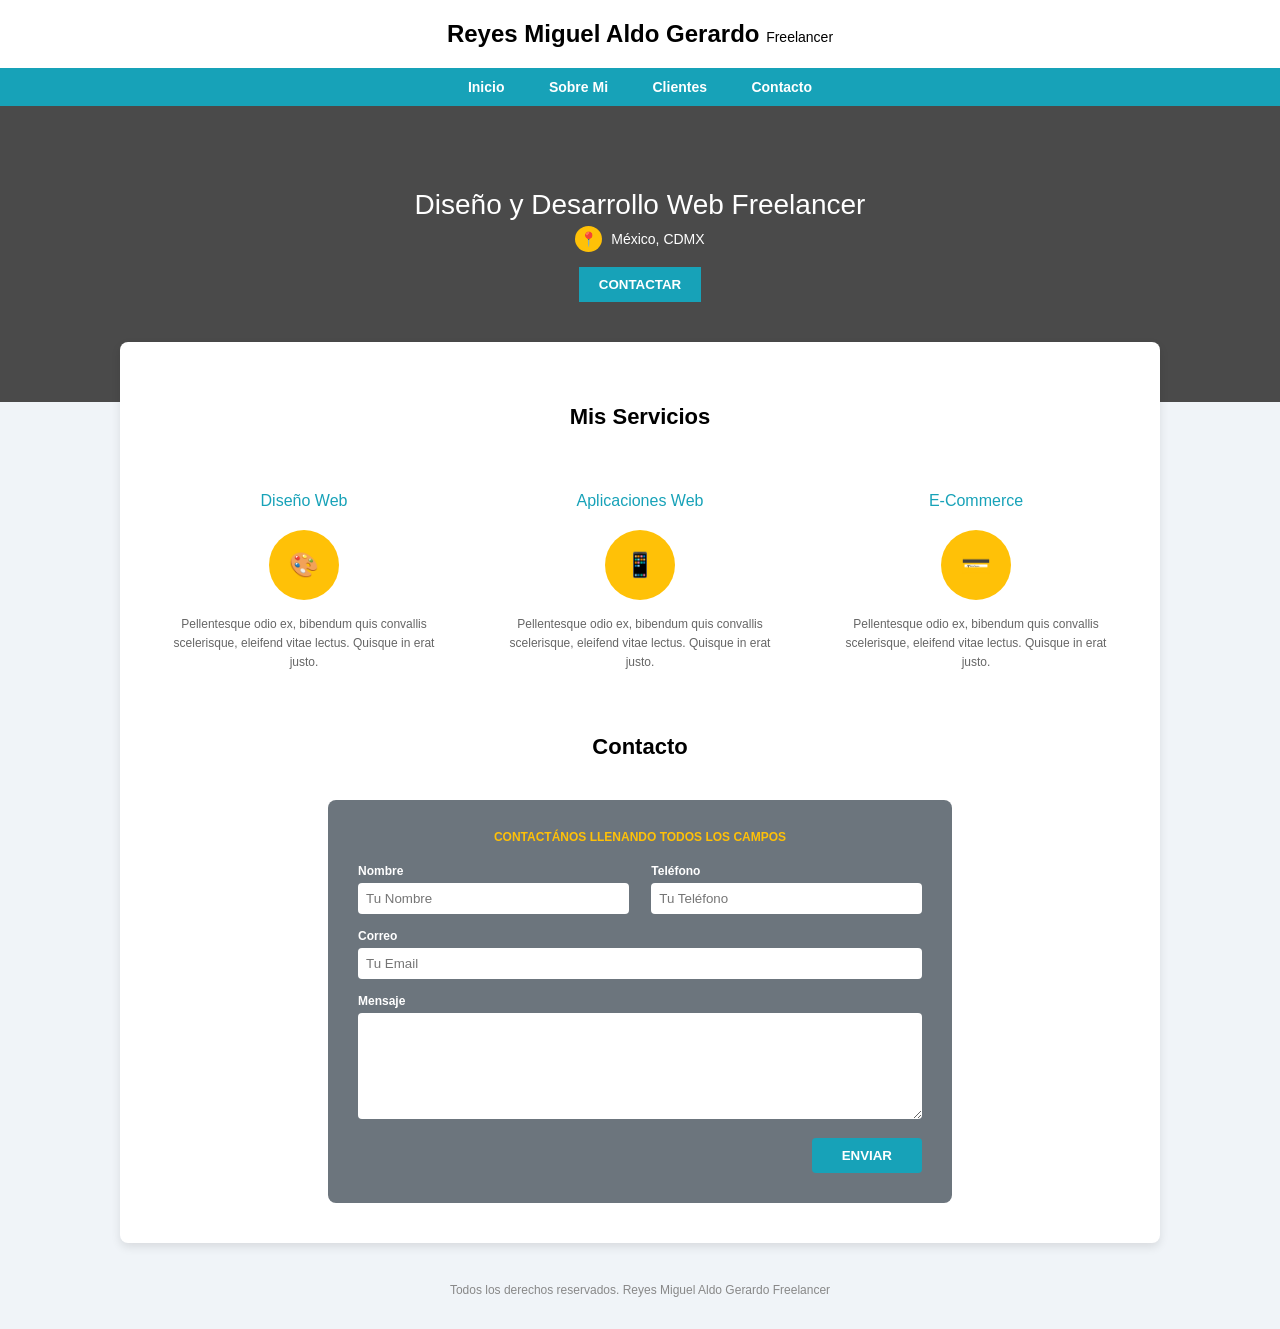
<file: index.html>
<!DOCTYPE html>
<html lang="es">
<head>
    <meta charset="UTF-8">
    <meta name="viewport" content="width=device-width, initial-scale=1.0">
    <title>Reyes Miguel Aldo Gerardo - Freelancer</title>
    <link rel="stylesheet" href="style.css">
</head>
<body>

    <header>
        <h1>Reyes Miguel Aldo Gerardo <span>Freelancer</span></h1>
    </header>

    <nav>
        <a href="#">Inicio</a>
        <a href="#">Sobre Mi</a>
        <a href="#">Clientes</a>
        <a href="#">Contacto</a>
    </nav>

    <section class="hero">
        <h2>Diseño y Desarrollo Web Freelancer</h2>
        <div class="ubicacion">
            <span class="icono">📍</span> México, CDMX
        </div>
        <button class="btn-hero">CONTACTAR</button>
    </section>

    <main class="contenedor">
        <section class="servicios-seccion">
            <h3>Mis Servicios</h3>
            
            <div class="servicios-grid">
                <div class="servicio">
                    <h4>Diseño Web</h4>
                    <div class="circulo">🎨</div>
                    <p>Pellentesque odio ex, bibendum quis convallis scelerisque, eleifend vitae lectus. Quisque in erat justo.</p>
                </div>
                
                <div class="servicio">
                    <h4>Aplicaciones Web</h4>
                    <div class="circulo">📱</div>
                    <p>Pellentesque odio ex, bibendum quis convallis scelerisque, eleifend vitae lectus. Quisque in erat justo.</p>
                </div>
                
                <div class="servicio">
                    <h4>E-Commerce</h4>
                    <div class="circulo">💳</div>
                    <p>Pellentesque odio ex, bibendum quis convallis scelerisque, eleifend vitae lectus. Quisque in erat justo.</p>
                </div>
            </div>
        </section>

        <section class="contacto-seccion">
            <h3>Contacto</h3>
            
            <form class="formulario">
                <p class="aviso">CONTACTÁNOS LLENANDO TODOS LOS CAMPOS</p>
                
                <div class="fila">
                    <div class="campo">
                        <label>Nombre</label>
                        <input type="text" placeholder="Tu Nombre">
                    </div>
                    
                    <div class="campo">
                        <label>Teléfono</label>
                        <input type="text" placeholder="Tu Teléfono">
                    </div>
                </div>
                
                <div class="campo">
                    <label>Correo</label>
                    <input type="email" placeholder="Tu Email">
                </div>
                
                <div class="campo">
                    <label>Mensaje</label>
                    <textarea rows="6"></textarea>
                </div>
                
                <button type="submit" class="btn-enviar">ENVIAR</button>
            </form>
        </section>
    </main>

    <footer>
        <p>Todos los derechos reservados. Reyes Miguel Aldo Gerardo Freelancer</p>
    </footer>

</body>
</html>
</file>
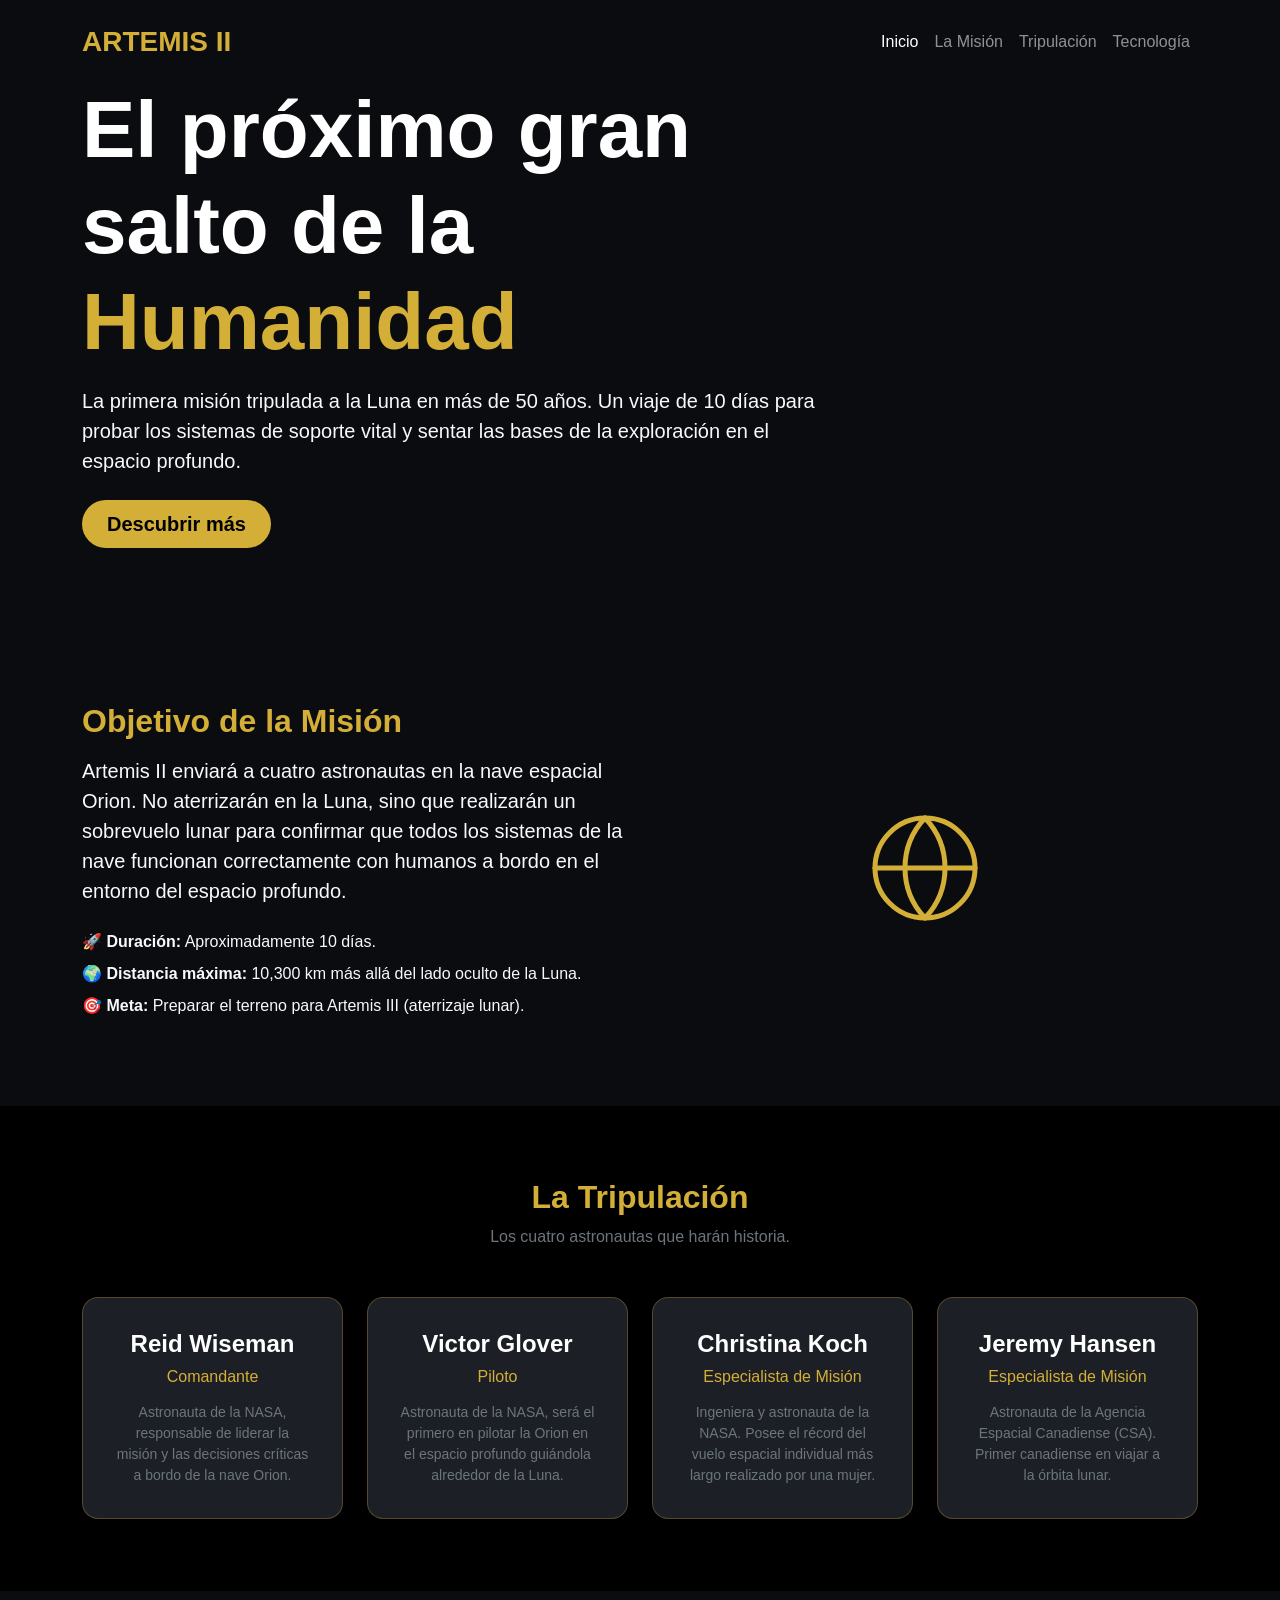
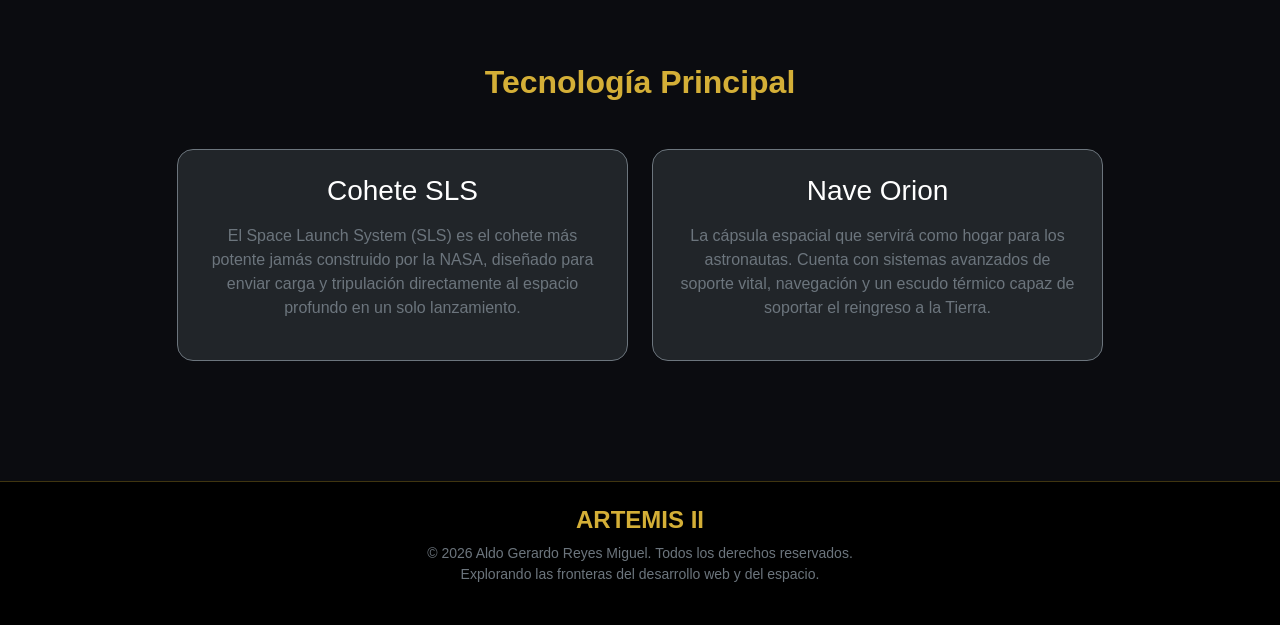
<file: artemis-bootstrap/index.html>
<!DOCTYPE html>
<html lang="es">
<head>
    <meta charset="UTF-8">
    <meta name="viewport" content="width=device-width, initial-scale=1.0">
    <title>Misión Artemis II | Regreso a la Luna</title>
    <!-- Bootstrap 5 CSS -->
    <link href="https://cdn.jsdelivr.net/npm/bootstrap@5.3.2/dist/css/bootstrap.min.css" rel="stylesheet">
    
    <style>
        /* Estilos personalizados para complementar Bootstrap */
        :root {
            --dorado: #D4AF37;
            --fondo-oscuro: #0b0c10;
            --carta-bg: #1c1f26;
        }
        
        body {
            background-color: var(--fondo-oscuro);
            color: #f8f9fa;
            font-family: 'Segoe UI', Tahoma, Geneva, Verdana, sans-serif;
        }

        .text-dorado {
            color: var(--dorado) !important;
        }

        .bg-dorado {
            background-color: var(--dorado);
            color: #000;
        }

        .bg-dorado:hover {
            background-color: #b5952f;
            color: #000;
        }

        /* Sección Hero con imagen de fondo */
        .hero {
            background: linear-gradient(rgba(11, 12, 16, 0.7), rgba(11, 12, 16, 0.9)), 
                        url('https://images.unsplash.com/photo-1614730321146-b6fa6a46bcb4?q=80&w=1920&auto=format&fit=crop') no-repeat center center/cover;
            height: 70vh;
            min-height: 500px;
            display: flex;
            align-items: center;
        }

        .card-custom {
            background-color: var(--carta-bg);
            border: 1px solid rgba(212, 175, 55, 0.3);
            transition: transform 0.3s ease, border-color 0.3s ease;
        }

        .card-custom:hover {
            transform: translateY(-5px);
            border-color: var(--dorado);
        }

        footer {
            border-top: 1px solid rgba(212, 175, 55, 0.3);
        }
    </style>
</head>
<body>

    <!-- Navegación -->
    <header>
        <nav class="navbar navbar-expand-lg navbar-dark bg-transparent position-absolute w-100 z-3 pt-3">
            <div class="container">
                <a class="navbar-brand fw-bold text-dorado fs-3" href="#">ARTEMIS II</a>
                <button class="navbar-toggler" type="button" data-bs-toggle="collapse" data-bs-target="#navbarNav">
                    <span class="navbar-toggler-icon"></span>
                </button>
                <div class="collapse navbar-collapse justify-content-end" id="navbarNav">
                    <ul class="navbar-nav">
                        <li class="nav-item"><a class="nav-link active" href="#">Inicio</a></li>
                        <li class="nav-item"><a class="nav-link" href="#mision">La Misión</a></li>
                        <li class="nav-item"><a class="nav-link" href="#tripulacion">Tripulación</a></li>
                        <li class="nav-item"><a class="nav-link" href="#tecnologia">Tecnología</a></li>
                    </ul>
                </div>
            </div>
        </nav>
    </header>

    <!-- Hero Section -->
    <section class="hero text-center text-md-start">
        <div class="container">
            <div class="row">
                <div class="col-lg-8">
                    <h1 class="display-1 fw-bold text-white mb-3">El próximo gran salto de la <span class="text-dorado">Humanidad</span></h1>
                    <p class="lead text-light mb-4">La primera misión tripulada a la Luna en más de 50 años. Un viaje de 10 días para probar los sistemas de soporte vital y sentar las bases de la exploración en el espacio profundo.</p>
                    <a href="#mision" class="btn bg-dorado btn-lg px-4 py-2 fw-bold rounded-pill">Descubrir más</a>
                </div>
            </div>
        </div>
    </section>

    <main>
        <!-- Sección: Detalles de la misión -->
        <section id="mision" class="py-5">
            <div class="container py-4">
                <div class="row align-items-center">
                    <div class="col-md-6 mb-4 mb-md-0">
                        <h2 class="fw-bold text-dorado mb-3">Objetivo de la Misión</h2>
                        <p class="fs-5">Artemis II enviará a cuatro astronautas en la nave espacial Orion. No aterrizarán en la Luna, sino que realizarán un sobrevuelo lunar para confirmar que todos los sistemas de la nave funcionan correctamente con humanos a bordo en el entorno del espacio profundo.</p>
                        <ul class="list-unstyled mt-4">
                            <li class="mb-2">🚀 <strong>Duración:</strong> Aproximadamente 10 días.</li>
                            <li class="mb-2">🌍 <strong>Distancia máxima:</strong> 10,300 km más allá del lado oculto de la Luna.</li>
                            <li class="mb-2">🎯 <strong>Meta:</strong> Preparar el terreno para Artemis III (aterrizaje lunar).</li>
                        </ul>
                    </div>
                    <div class="col-md-6 text-center">
                        <svg xmlns="http://www.w3.org/2000/svg" width="120" height="120" viewBox="0 0 24 24" fill="none" stroke="#D4AF37" stroke-width="1" stroke-linecap="round" stroke-linejoin="round">
                            <path d="M12 2a10 10 0 1 0 10 10A10 10 0 0 0 12 2z"/>
                            <path d="M12 2a14.5 14.5 0 0 0 0 20 14.5 14.5 0 0 0 0-20"/>
                            <path d="M2 12h20"/>
                        </svg>
                    </div>
                </div>
            </div>
        </section>

        <!-- Sección: Tripulación -->
        <section id="tripulacion" class="py-5 bg-black">
            <div class="container py-4">
                <div class="text-center mb-5">
                    <h2 class="fw-bold text-dorado">La Tripulación</h2>
                    <p class="text-secondary">Los cuatro astronautas que harán historia.</p>
                </div>
                <div class="row g-4">
                    <!-- Astronauta 1 -->
                    <div class="col-12 col-sm-6 col-lg-3">
                        <div class="card card-custom h-100 p-3 text-center rounded-4">
                            <div class="card-body">
                                <h4 class="card-title fw-bold text-white">Reid Wiseman</h4>
                                <h6 class="text-dorado mb-3">Comandante</h6>
                                <p class="card-text text-secondary small">Astronauta de la NASA, responsable de liderar la misión y las decisiones críticas a bordo de la nave Orion.</p>
                            </div>
                        </div>
                    </div>
                    <!-- Astronauta 2 -->
                    <div class="col-12 col-sm-6 col-lg-3">
                        <div class="card card-custom h-100 p-3 text-center rounded-4">
                            <div class="card-body">
                                <h4 class="card-title fw-bold text-white">Victor Glover</h4>
                                <h6 class="text-dorado mb-3">Piloto</h6>
                                <p class="card-text text-secondary small">Astronauta de la NASA, será el primero en pilotar la Orion en el espacio profundo guiándola alrededor de la Luna.</p>
                            </div>
                        </div>
                    </div>
                    <!-- Astronauta 3 -->
                    <div class="col-12 col-sm-6 col-lg-3">
                        <div class="card card-custom h-100 p-3 text-center rounded-4">
                            <div class="card-body">
                                <h4 class="card-title fw-bold text-white">Christina Koch</h4>
                                <h6 class="text-dorado mb-3">Especialista de Misión</h6>
                                <p class="card-text text-secondary small">Ingeniera y astronauta de la NASA. Posee el récord del vuelo espacial individual más largo realizado por una mujer.</p>
                            </div>
                        </div>
                    </div>
                    <!-- Astronauta 4 -->
                    <div class="col-12 col-sm-6 col-lg-3">
                        <div class="card card-custom h-100 p-3 text-center rounded-4">
                            <div class="card-body">
                                <h4 class="card-title fw-bold text-white">Jeremy Hansen</h4>
                                <h6 class="text-dorado mb-3">Especialista de Misión</h6>
                                <p class="card-text text-secondary small">Astronauta de la Agencia Espacial Canadiense (CSA). Primer canadiense en viajar a la órbita lunar.</p>
                            </div>
                        </div>
                    </div>
                </div>
            </div>
        </section>

        <!-- Sección: Tecnología (Rocket & Capsule) -->
        <section id="tecnologia" class="py-5">
            <div class="container py-4 text-center">
                <h2 class="fw-bold text-dorado mb-5">Tecnología Principal</h2>
                <div class="row justify-content-center g-4">
                    <div class="col-md-5">
                        <div class="p-4 border border-secondary rounded-4 bg-dark h-100">
                            <h3 class="text-white">Cohete SLS</h3>
                            <p class="text-secondary mt-3">El Space Launch System (SLS) es el cohete más potente jamás construido por la NASA, diseñado para enviar carga y tripulación directamente al espacio profundo en un solo lanzamiento.</p>
                        </div>
                    </div>
                    <div class="col-md-5">
                        <div class="p-4 border border-secondary rounded-4 bg-dark h-100">
                            <h3 class="text-white">Nave Orion</h3>
                            <p class="text-secondary mt-3">La cápsula espacial que servirá como hogar para los astronautas. Cuenta con sistemas avanzados de soporte vital, navegación y un escudo térmico capaz de soportar el reingreso a la Tierra.</p>
                        </div>
                    </div>
                </div>
            </div>
        </section>
    </main>

    <!-- Footer -->
    <footer class="bg-black text-center py-4 mt-5">
        <div class="container">
            <h4 class="text-dorado fw-bold">ARTEMIS II</h4>
            <p class="text-secondary small mb-0">&copy; 2026 Aldo Gerardo Reyes Miguel. Todos los derechos reservados.</p>
            <p class="text-secondary small">Explorando las fronteras del desarrollo web y del espacio.</p>
        </div>
    </footer>

    <!-- Bootstrap 5 JS Bundle con Popper (Para que el menú móvil funcione) -->
    <script src="https://cdn.jsdelivr.net/npm/bootstrap@5.3.2/dist/js/bootstrap.bundle.min.js"></script>
</body>
</html>
</file>
<file: style.css>
body {
    font-family: Arial, sans-serif;
    margin: 0;
    padding: 0;
    background-color: #f0f4f8;
}

header {
    text-align: center;
    background-color: white;
    padding: 20px;
}

header h1 {
    margin: 0;
    font-size: 24px;
    color: black;
}

header span {
    font-size: 14px;
    font-weight: normal;
}

nav {
    background-color: #17a2b8;
    text-align: center;
    padding: 10px 0;
}

nav a {
    color: white;
    text-decoration: none;
    margin: 0 20px;
    font-weight: bold;
    font-size: 14px;
}

.hero {
    background-color: #4a4a4a;
    color: white;
    text-align: center;
    padding: 60px 20px 100px 20px;
}

.hero h2 {
    font-size: 28px;
    margin-bottom: 10px;
    font-weight: normal;
}

.ubicacion {
    font-size: 14px;
    margin-bottom: 20px;
}

.icono {
    background-color: #ffc107;
    border-radius: 50%;
    padding: 5px;
    margin-right: 5px;
}

.btn-hero {
    background-color: #17a2b8;
    color: white;
    border: none;
    padding: 10px 20px;
    font-weight: bold;
    cursor: pointer;
}

.contenedor {
    background-color: white;
    width: 75%;
    margin: -60px auto 40px auto;
    padding: 40px;
    box-shadow: 0px 4px 10px rgba(0,0,0,0.1);
    border-radius: 8px;
}

h3 {
    text-align: center;
    font-size: 22px;
    margin-bottom: 40px;
}

.servicios-grid {
    display: flex;
    justify-content: space-between;
    margin-bottom: 50px;
}

.servicio {
    width: 30%;
    text-align: center;
}

.servicio h4 {
    color: #17a2b8;
    font-weight: normal;
    margin-bottom: 20px;
}

.circulo {
    width: 70px;
    height: 70px;
    background-color: #ffc107;
    border-radius: 50%;
    margin: 0 auto;
    font-size: 24px;
    display: flex;
    align-items: center;
    justify-content: center;
    color: black;
}

.servicio p {
    font-size: 12px;
    color: #666;
    margin-top: 15px;
    line-height: 1.6;
}

.formulario {
    background-color: #6c757d;
    width: 65%;
    margin: 0 auto;
    padding: 30px;
    border-radius: 8px;
    box-sizing: border-box;
}

.aviso {
    color: #ffc107;
    text-align: center;
    font-size: 12px;
    margin-top: 0;
    margin-bottom: 20px;
    font-weight: bold;
}

.fila {
    display: flex;
    justify-content: space-between;
}

.fila .campo {
    width: 48%;
}

.campo {
    margin-bottom: 15px;
}

.campo label {
    display: block;
    color: white;
    font-size: 12px;
    margin-bottom: 5px;
    font-weight: bold;
}

.campo input, .campo textarea {
    width: 100%;
    padding: 8px;
    border: none;
    border-radius: 4px;
    box-sizing: border-box;
}

.btn-enviar {
    background-color: #17a2b8;
    color: white;
    border: none;
    padding: 10px 30px;
    font-weight: bold;
    float: right;
    cursor: pointer;
    border-radius: 4px;
}

.formulario::after {
    content: "";
    display: table;
    clear: both;
}

footer {
    text-align: center;
    font-size: 12px;
    color: #888;
    padding-bottom: 20px;
}
</file>
